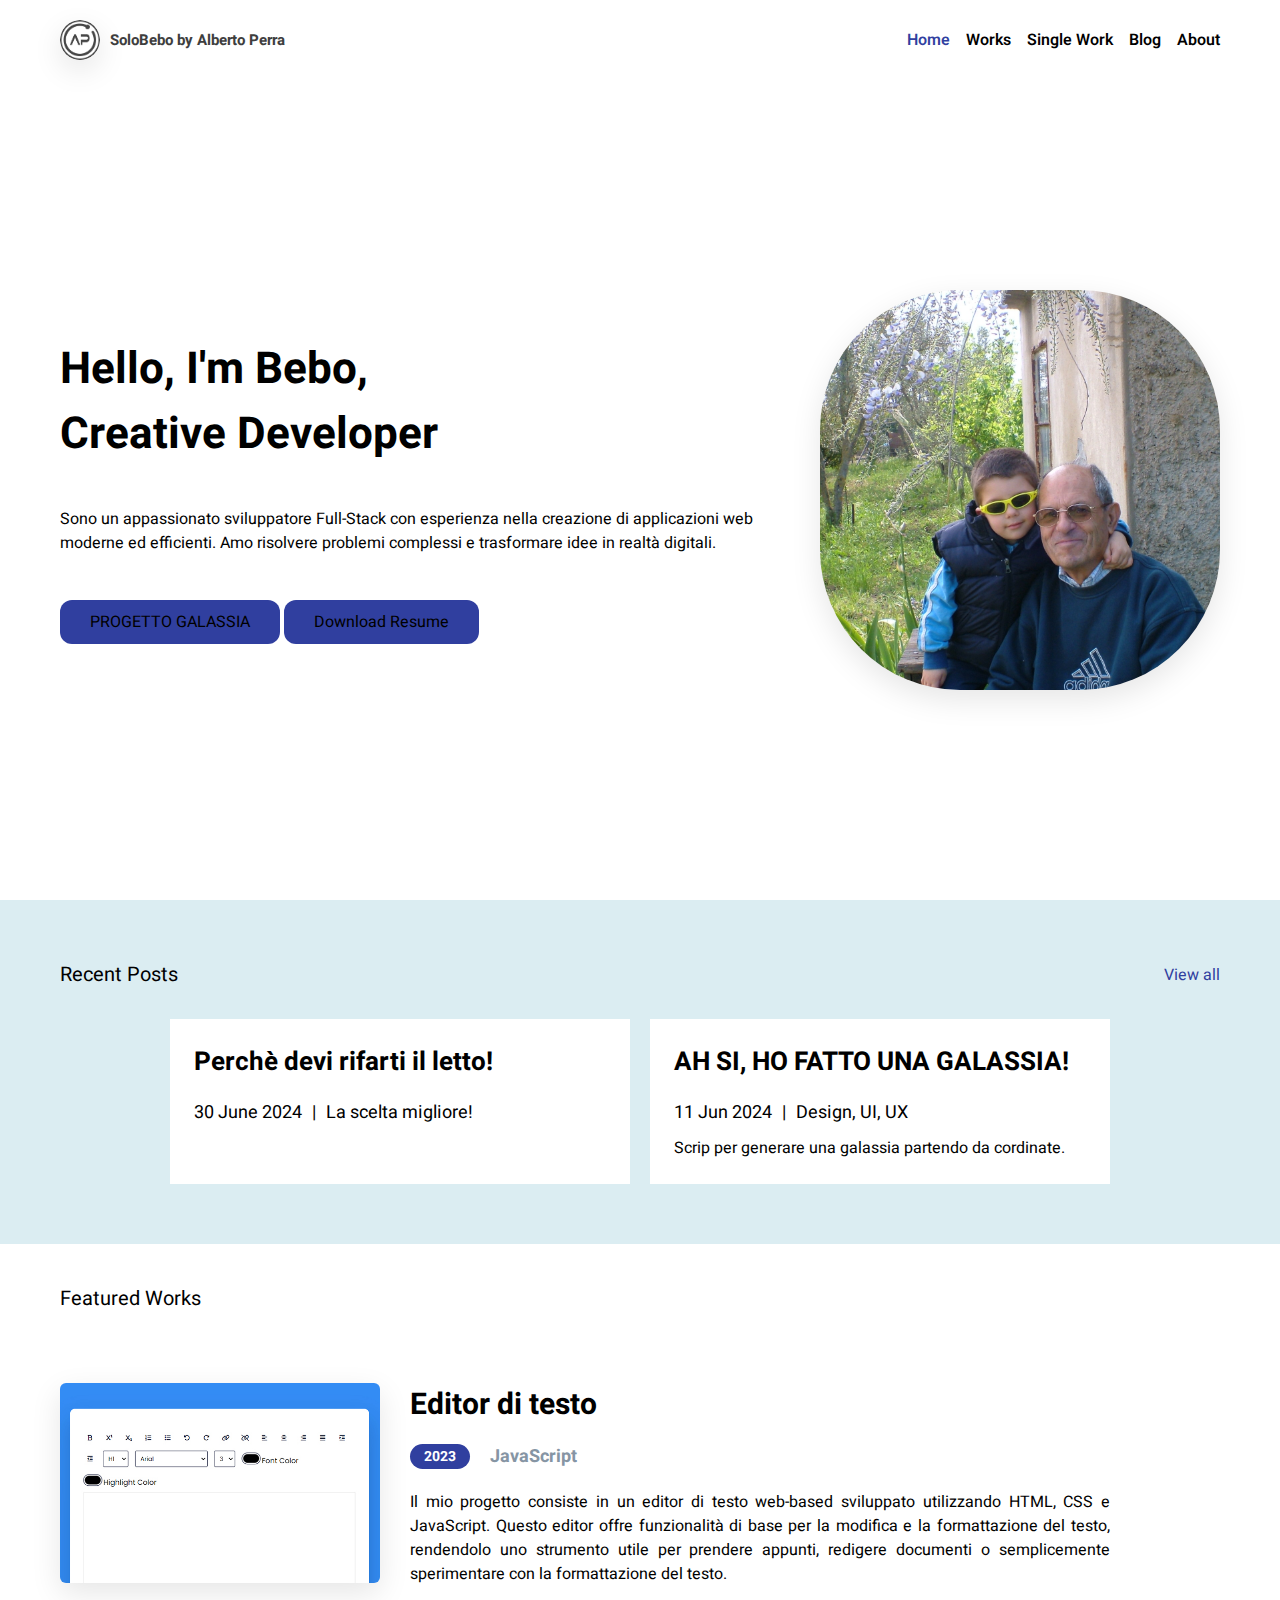
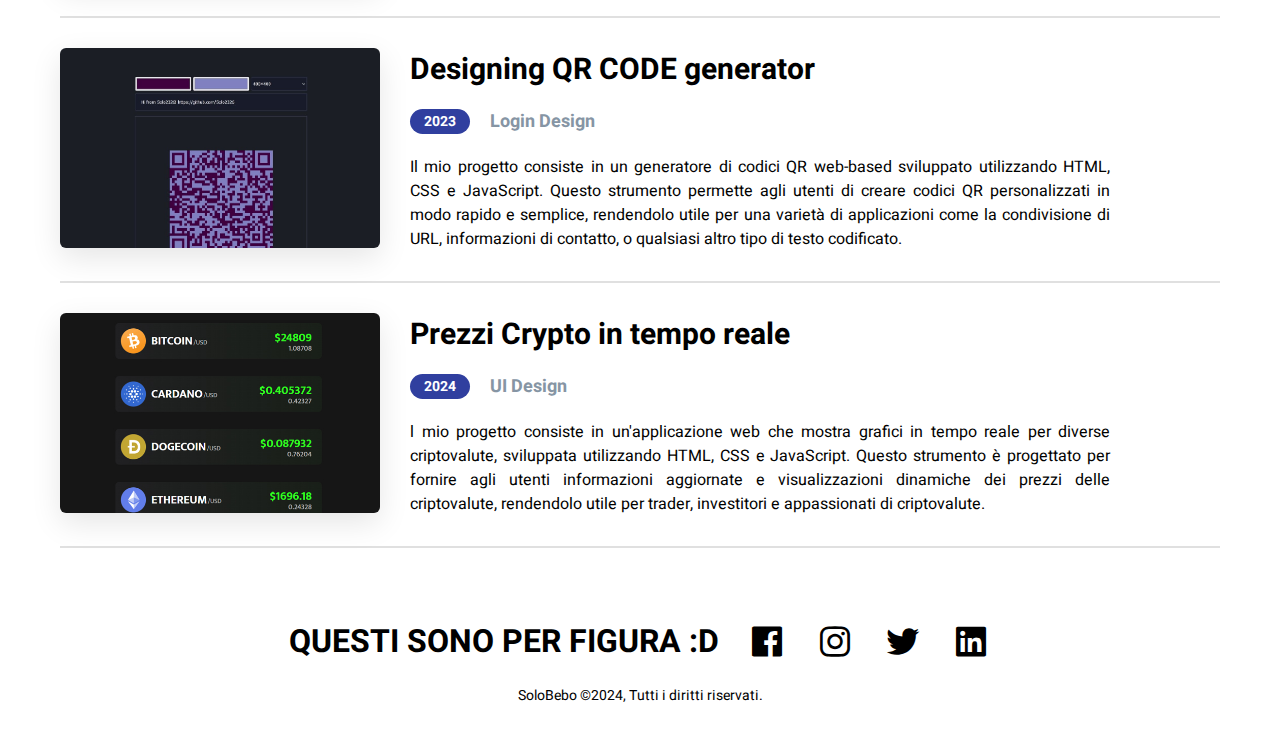
<file: index.html>
<!DOCTYPE html>
<html lang="en">

<head>
    <meta charset="UTF-8">
    <meta name="viewport" content="width=device-width, initial-scale=1.0">
    <link href='https://unpkg.com/boxicons@2.1.4/css/boxicons.min.css' rel='stylesheet'>
    <link rel="stylesheet" href="style.css">
    <title>SoloSito || SoloBebo</title>
</head>

<body>

    <nav>
        <div class="logo">
            <img src="assets/logo.png">
            <a href="#">SoloBebo by Alberto Perra</a>
        </div>
        <div class="nav-links">
            <a class="selected" href="index.html">Home</a>
            <a href="works.html">Works</a>
            <a href="single-work.html">Single Work</a>
            <a href="blog.html">Blog</a>
            <a href="about.html">About</a>
        </div>
    </nav>

    <div class="main">
        <div class="info">
            <h1>Hello, I'm Bebo, <br>Creative Developer</h1>
            <p>Sono un appassionato sviluppatore Full-Stack con esperienza nella creazione di applicazioni web moderne ed efficienti. Amo risolvere problemi complessi e trasformare idee in realtà digitali. </p>
            <button>
                <a href="https://solobebo-galaxy.vercel.app">PROGETTO GALASSIA</a>
            </button>
            <button>
                <a href="assets/EUROAlbertoPerra.pdf" download>Download Resume</a>
            </button>
        </div>
        <img src="assets/profile-1.png">
    </div>

    <div class="recent">
        <div class="header">
            <h4>Recent Posts</h4>
            <a href="blog.html">View all</a>
        </div>
        <div class="posts">
            <div class="post-item">
                <h3>Perchè devi rifarti il letto!</h3>
                <div class="info">
                    <h5>30 June 2024</h5>
                    <h5>|</h5>
                    <h5>La scelta migliore!</h5>
                </div>
                <p></p>
            </div>
            <div class="post-item">
                <h3>AH SI, HO FATTO UNA GALASSIA!</h3>
                <div class="info">
                    <h5>11 Jun 2024</h5>
                    <h5>|</h5>
                    <h5>Design, UI, UX</h5>
                </div>
                <p>Scrip per generare una galassia partendo da cordinate.</p>
            </div>
        </div>
    </div>

    <div class="separator">
        <h4>Featured Works</h4>
    </div>

    <div class="featured">
        <div class="item">
            <img src="assets/item-1.jpg">
            <div class="details">
                <h3>Editor di testo</h3>
                <div class="item-info">
                    <div class="year-badge">2023</div>
                    <h4>JavaScript</h4>
                </div>
                <p>Il mio progetto consiste in un editor di testo web-based sviluppato utilizzando HTML, CSS e JavaScript. Questo editor offre funzionalità di base per la modifica e la formattazione del testo, rendendolo uno strumento utile per prendere appunti, redigere documenti o semplicemente sperimentare con la formattazione del testo.</p>
            </div>
        </div>
        <div class="item">
            <img src="assets/item-2.jpg">
            <div class="details">
                <h3>Designing QR CODE generator</h3>
                <div class="item-info">
                    <div class="year-badge">2023</div>
                    <h4>Login Design</h4>
                </div>
                <p>Il mio progetto consiste in un generatore di codici QR web-based sviluppato utilizzando HTML, CSS e JavaScript. Questo strumento permette agli utenti di creare codici QR personalizzati in modo rapido e semplice, rendendolo utile per una varietà di applicazioni come la condivisione di URL, informazioni di contatto, o qualsiasi altro tipo di testo codificato.</p>
            </div>
        </div>
        <div class="item">
            <img src="assets/item-3.jpg">
            <div class="details">
                <h3>Prezzi Crypto in tempo reale</h3>
                <div class="item-info">
                    <div class="year-badge">2024</div>
                    <h4>UI Design</h4>
                </div>
                <p>l mio progetto consiste in un'applicazione web che mostra grafici in tempo reale per diverse criptovalute, sviluppata utilizzando HTML, CSS e JavaScript. Questo strumento è progettato per fornire agli utenti informazioni aggiornate e visualizzazioni dinamiche dei prezzi delle criptovalute, rendendolo utile per trader, investitori e appassionati di criptovalute.</p>
            </div>
        </div>
    </div>

    <footer>
        <div class="socials">
            <h1>QUESTI SONO PER FIGURA :D </h1>
            <i class='bx bxl-facebook-square'></i>
            <i class='bx bxl-instagram'></i>
            <i class='bx bxl-twitter'></i>
            <i class='bx bxl-linkedin-square'></i>
        </div>
        <p>SoloBebo ©2024, Tutti i diritti riservati.</p>
    </footer>

</body>

</html>
</file>
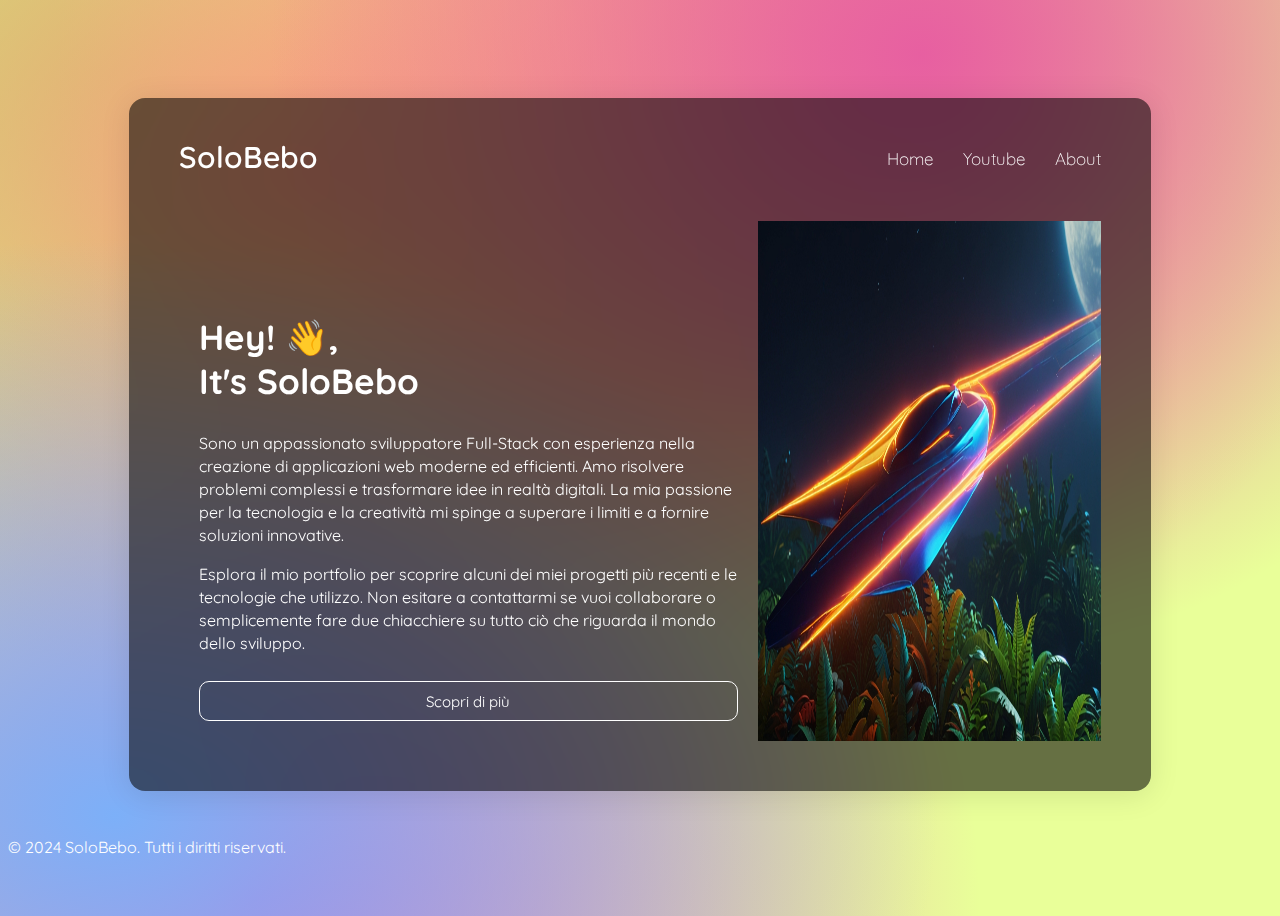
<file: about.html>
<!DOCTYPE html>
<html lang="it">

<head>
    <meta charset="UTF-8">
    <meta name="viewport" content="width=device-width, initial-scale=1.0">
    <link rel="stylesheet" href="stile.css">
    <title>Solo PortFolio || SoloBebo</title>
</head>

<body>

    <div class="container">
        <div class="glass-container">
            <nav class="navbar">
                <div class="logo"><a href="#">SoloBebo</a></div>
                <ul class="nav-links">
                    <li class="nav-link"><a href="#">Home</a></li>
                    <li class="nav-link"><a href="#">Youtube</a></li>
                    <li class="nav-link"><a href="#">About</a></li>
                </ul>
            </nav>
            <div class="content">
                <div class="main">
                    <h2>Hey! 👋,<br>It's SoloBebo</h2>
                    <p>
                        Sono un appassionato sviluppatore Full-Stack con esperienza nella creazione di applicazioni web moderne ed efficienti. Amo risolvere problemi complessi e trasformare idee in realtà digitali. La mia passione per la tecnologia e la creatività mi spinge a superare i limiti e a fornire soluzioni innovative.
                    </p>
                    <p>
                        Esplora il mio portfolio per scoprire alcuni dei miei progetti più recenti e le tecnologie che utilizzo. Non esitare a contattarmi se vuoi collaborare o semplicemente fare due chiacchiere su tutto ciò che riguarda il mondo dello sviluppo.
                    </p>
                    <button>
                        <a href="https://astronave.vercel.app/">Scopri di più</a>
                    </button>                    
                </div>
                <div class="image-wrapper">
                    <img src="assets/slingshot.jpg" alt="Immagine di SoloBebo">
                </div>
            </div>
        </div>
    </div>
</body>
    <footer>
        <p>&copy; 2024 SoloBebo. Tutti i diritti riservati.</p>
    </footer>



</html>
</file>
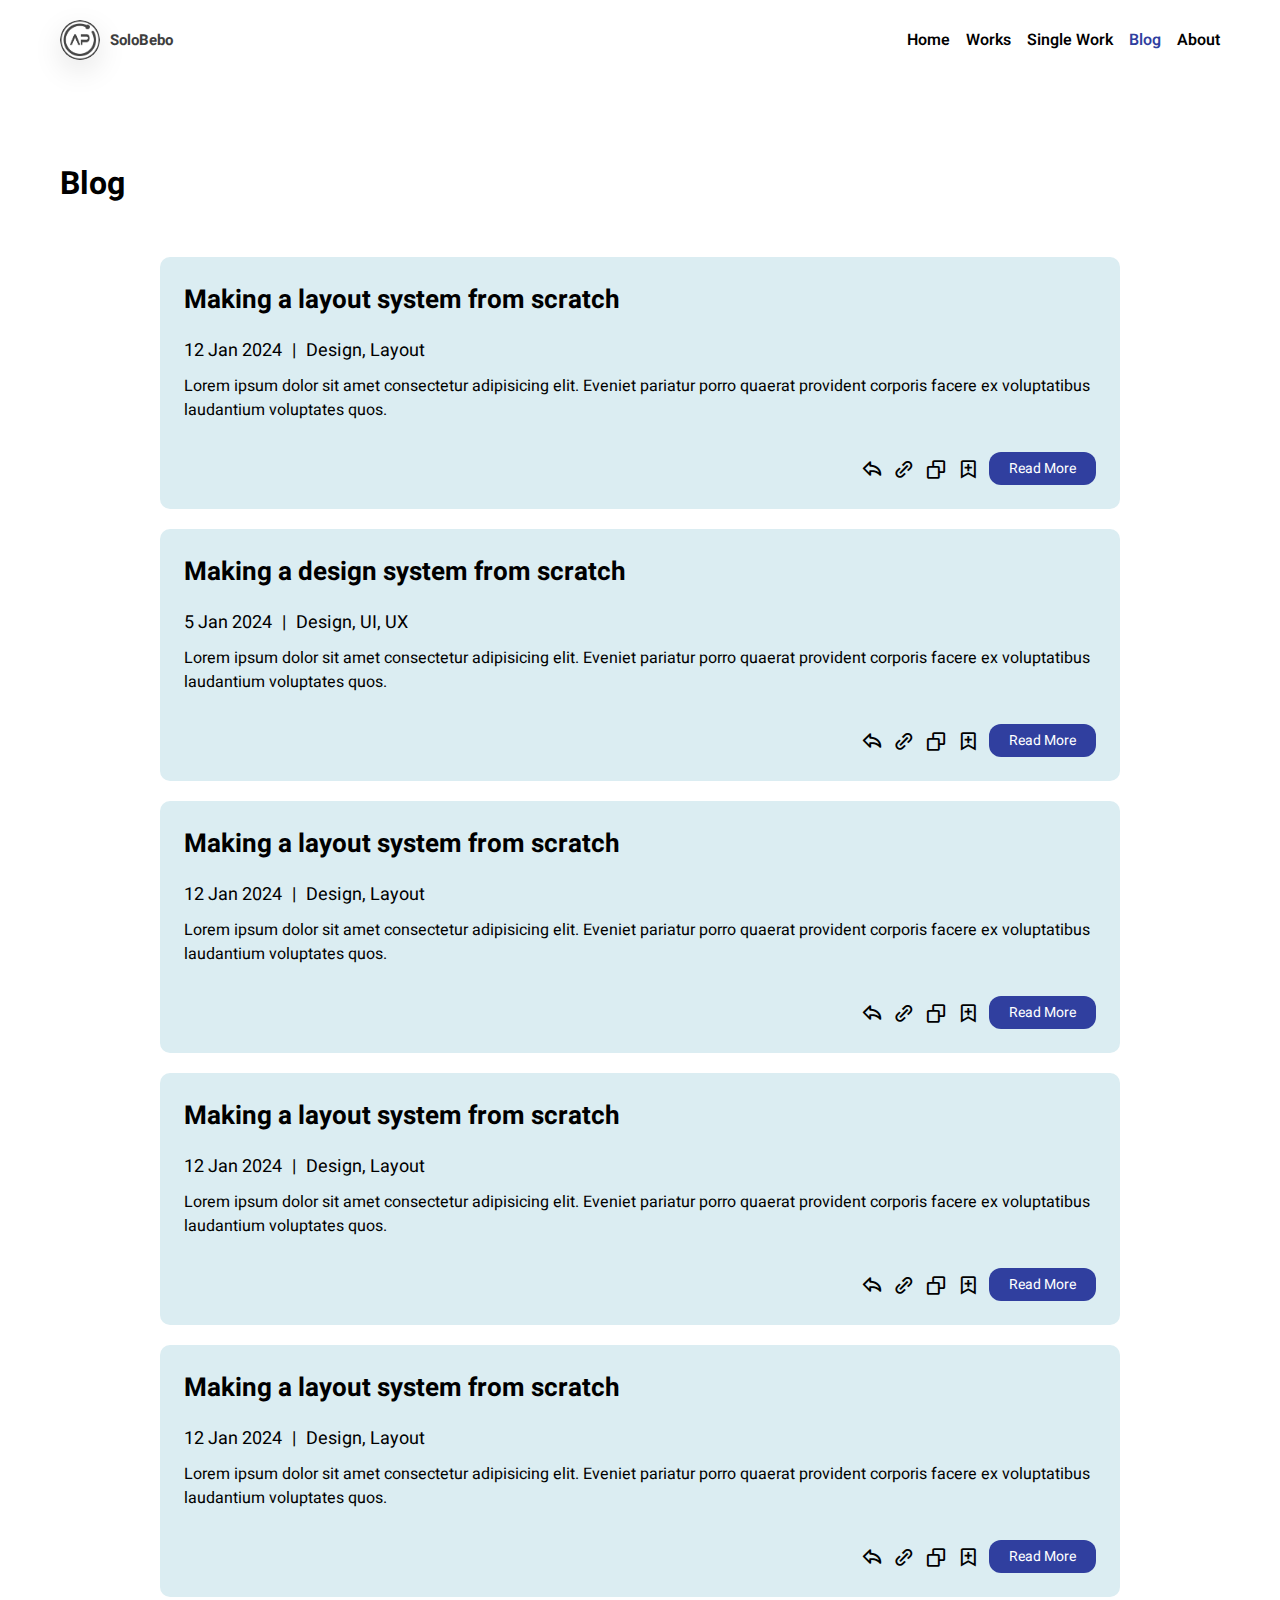
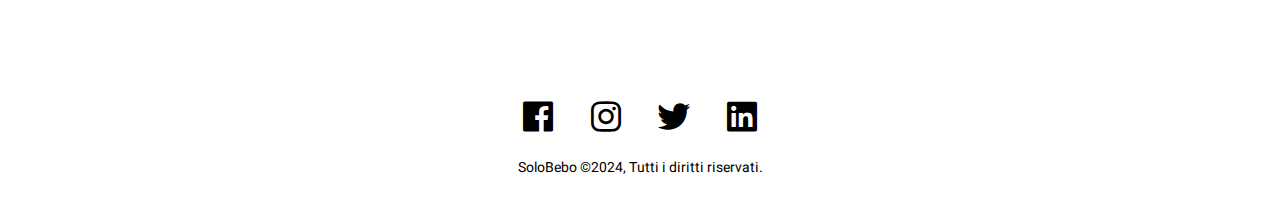
<file: blog.html>
<!DOCTYPE html>
<html lang="en">

<head>
    <meta charset="UTF-8">
    <meta name="viewport" content="width=device-width, initial-scale=1.0">
    <link href='https://unpkg.com/boxicons@2.1.4/css/boxicons.min.css' rel='stylesheet'>
    <link rel="stylesheet" href="style.css">
    <title>Blog Page || SoloBebo</title>
</head>

<body>

    <nav>
        <div class="logo">
            <img src="assets/logo.png">
            <a href="#">SoloBebo</a>
        </div>
        <div class="nav-links">
            <a href="index.html">Home</a>
            <a href="works.html">Works</a>
            <a href="single-work.html">Single Work</a>
            <a class="selected" href="blog.html">Blog</a>
            <a href="about.html">About</a>
        </div>
    </nav>


    <h1 class="page-title">Blog</h1>

    <div class="content">
        <div class="post-list">
            <div class="post-item">
                <h3>Making a layout system from scratch</h3>
                <div class="info">
                    <h5>12 Jan 2024</h5>
                    <h5>|</h5>
                    <h5>Design, Layout</h5>
                </div>
                <p>Lorem ipsum dolor sit amet consectetur adipisicing elit. Eveniet pariatur porro quaerat provident
                    corporis facere ex voluptatibus laudantium voluptates quos.</p>

                <div class="buttons">
                    <i class='bx bx-share'></i>
                    <i class='bx bx-link-alt'></i>
                    <i class='bx bx-copy'></i>
                    <i class='bx bx-bookmark-plus'></i>
                    <button>Read More</button>
                </div>

            </div>
            <div class="post-item">
                <h3>Making a design system from scratch</h3>
                <div class="info">
                    <h5>5 Jan 2024</h5>
                    <h5>|</h5>
                    <h5>Design, UI, UX</h5>
                </div>
                <p>Lorem ipsum dolor sit amet consectetur adipisicing elit. Eveniet pariatur porro quaerat provident
                    corporis facere ex voluptatibus laudantium voluptates quos.</p>
                <div class="buttons">
                    <i class='bx bx-share'></i>
                    <i class='bx bx-link-alt'></i>
                    <i class='bx bx-copy'></i>
                    <i class='bx bx-bookmark-plus'></i>
                    <button>Read More</button>
                </div>
            </div>

            <div class="post-item">
                <h3>Making a layout system from scratch</h3>
                <div class="info">
                    <h5>12 Jan 2024</h5>
                    <h5>|</h5>
                    <h5>Design, Layout</h5>
                </div>
                <p>Lorem ipsum dolor sit amet consectetur adipisicing elit. Eveniet pariatur porro quaerat provident
                    corporis facere ex voluptatibus laudantium voluptates quos.</p>
                <div class="buttons">
                    <i class='bx bx-share'></i>
                    <i class='bx bx-link-alt'></i>
                    <i class='bx bx-copy'></i>
                    <i class='bx bx-bookmark-plus'></i>
                    <button>Read More</button>
                </div>
            </div>

            <div class="post-item">
                <h3>Making a layout system from scratch</h3>
                <div class="info">
                    <h5>12 Jan 2024</h5>
                    <h5>|</h5>
                    <h5>Design, Layout</h5>
                </div>
                <p>Lorem ipsum dolor sit amet consectetur adipisicing elit. Eveniet pariatur porro quaerat provident
                    corporis facere ex voluptatibus laudantium voluptates quos.</p>
                <div class="buttons">
                    <i class='bx bx-share'></i>
                    <i class='bx bx-link-alt'></i>
                    <i class='bx bx-copy'></i>
                    <i class='bx bx-bookmark-plus'></i>
                    <button>Read More</button>
                </div>
            </div>

            <div class="post-item">
                <h3>Making a layout system from scratch</h3>
                <div class="info">
                    <h5>12 Jan 2024</h5>
                    <h5>|</h5>
                    <h5>Design, Layout</h5>
                </div>
                <p>Lorem ipsum dolor sit amet consectetur adipisicing elit. Eveniet pariatur porro quaerat provident
                    corporis facere ex voluptatibus laudantium voluptates quos.</p>
                <div class="buttons">
                    <i class='bx bx-share'></i>
                    <i class='bx bx-link-alt'></i>
                    <i class='bx bx-copy'></i>
                    <i class='bx bx-bookmark-plus'></i>
                    <button>Read More</button>
                </div>
            </div>

        </div>
    </div>


    <footer>
        <div class="socials">
            <i class='bx bxl-facebook-square'></i>
            <i class='bx bxl-instagram'></i>
            <i class='bx bxl-twitter'></i>
            <i class='bx bxl-linkedin-square'></i>
        </div>
        <p>SoloBebo ©2024, Tutti i diritti riservati.</p>
    </footer>


</body>

</html>
</file>
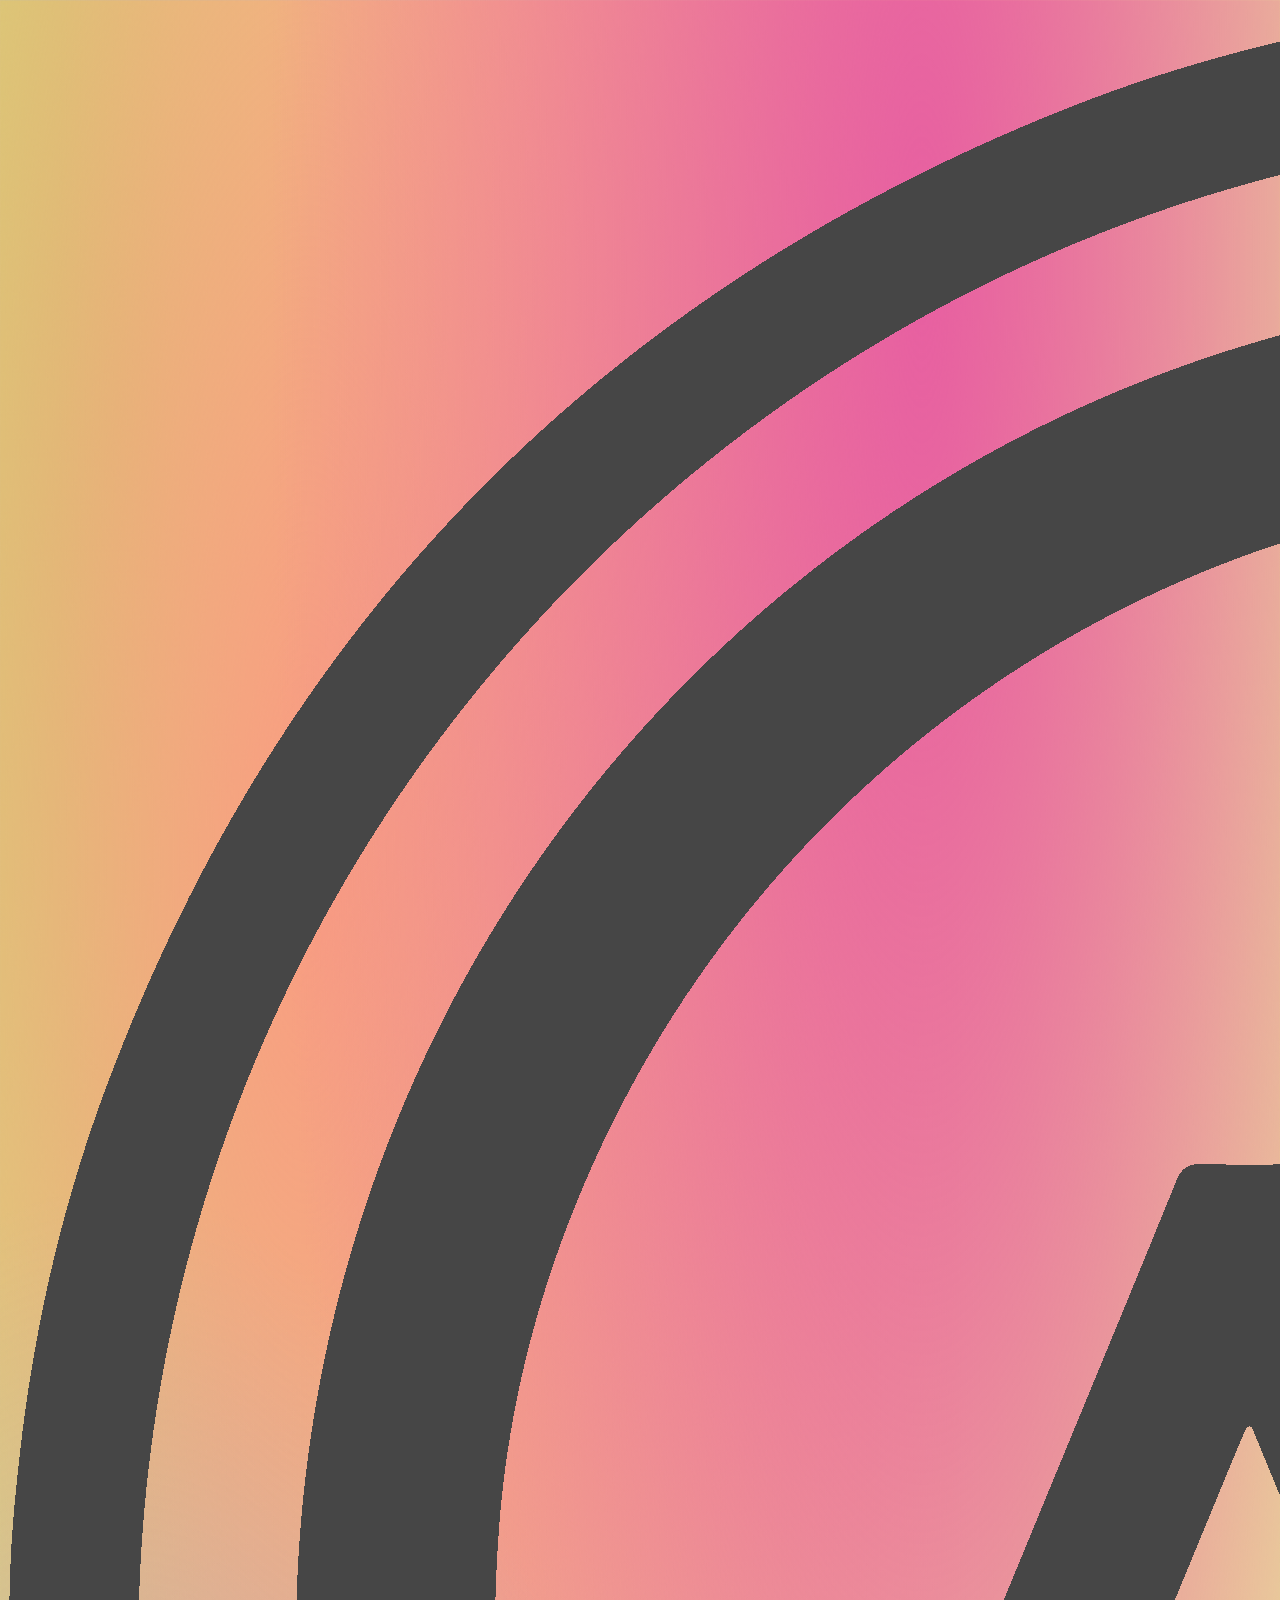
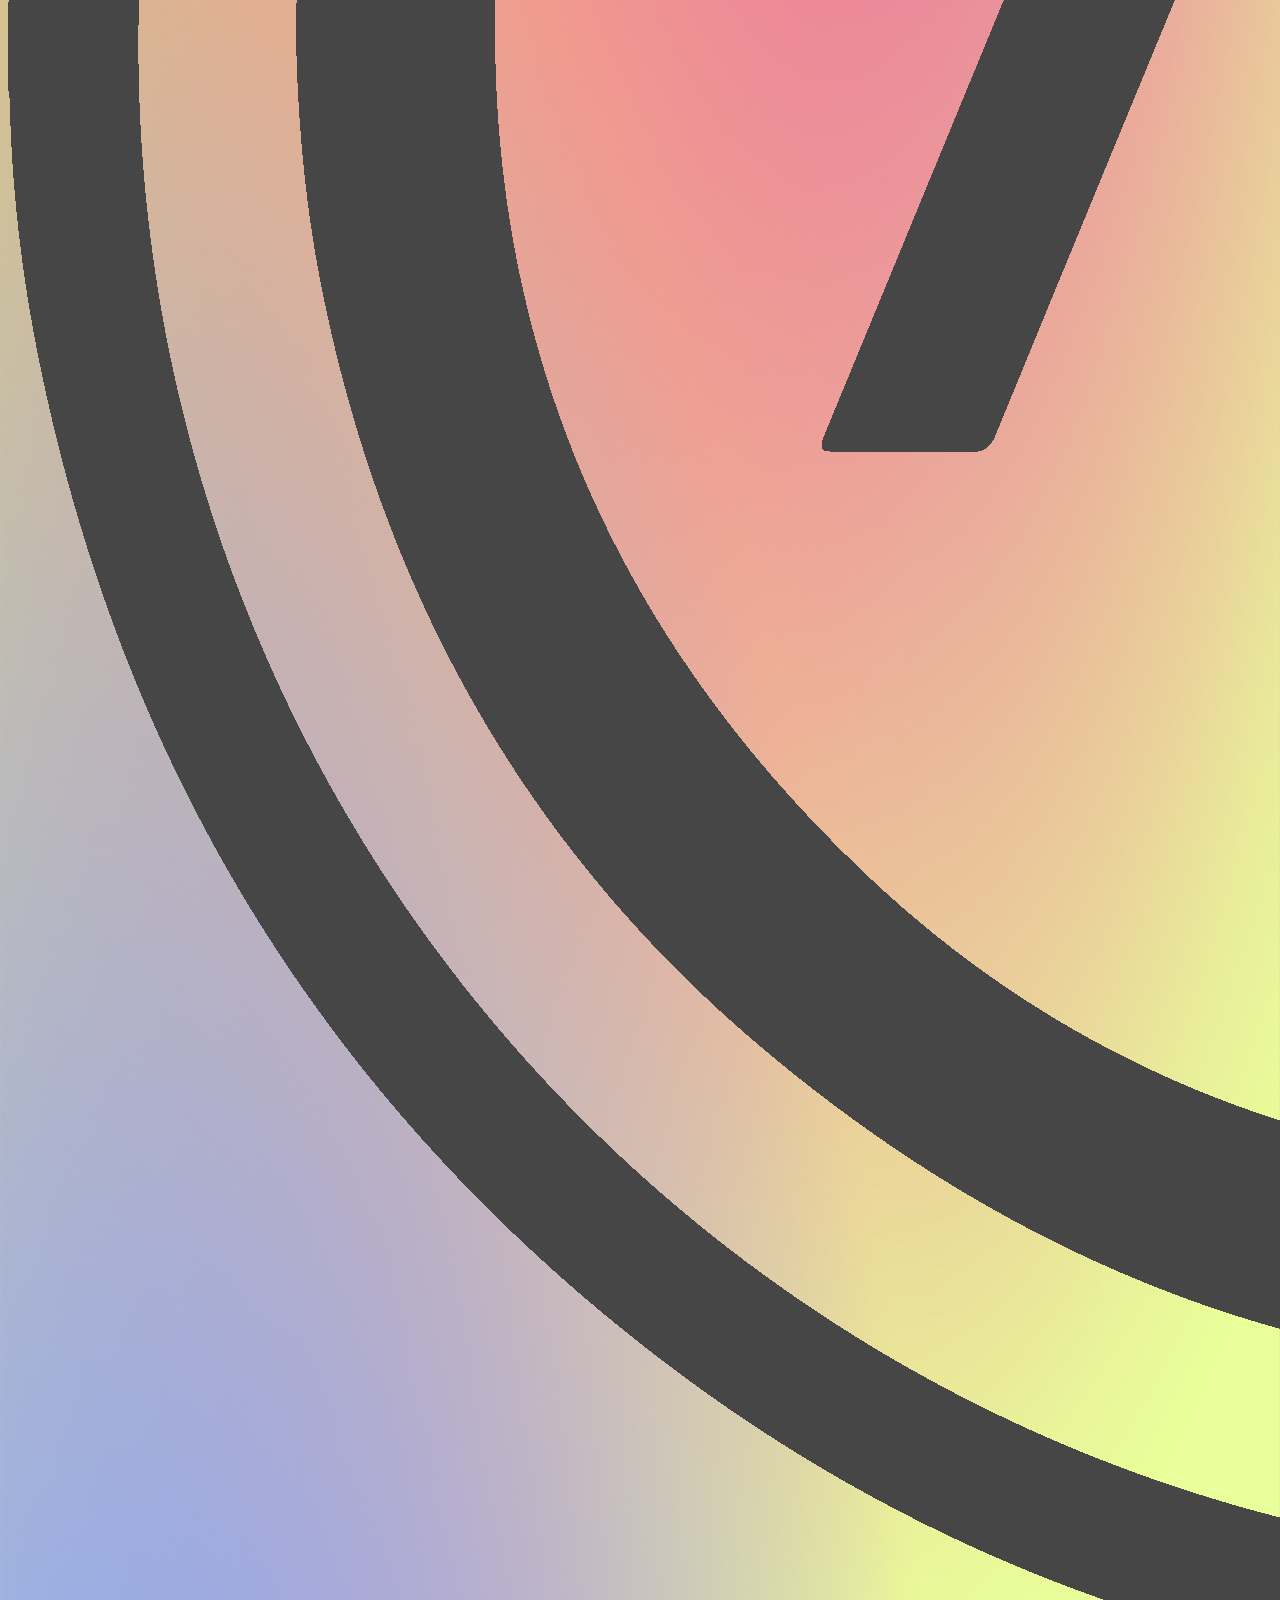
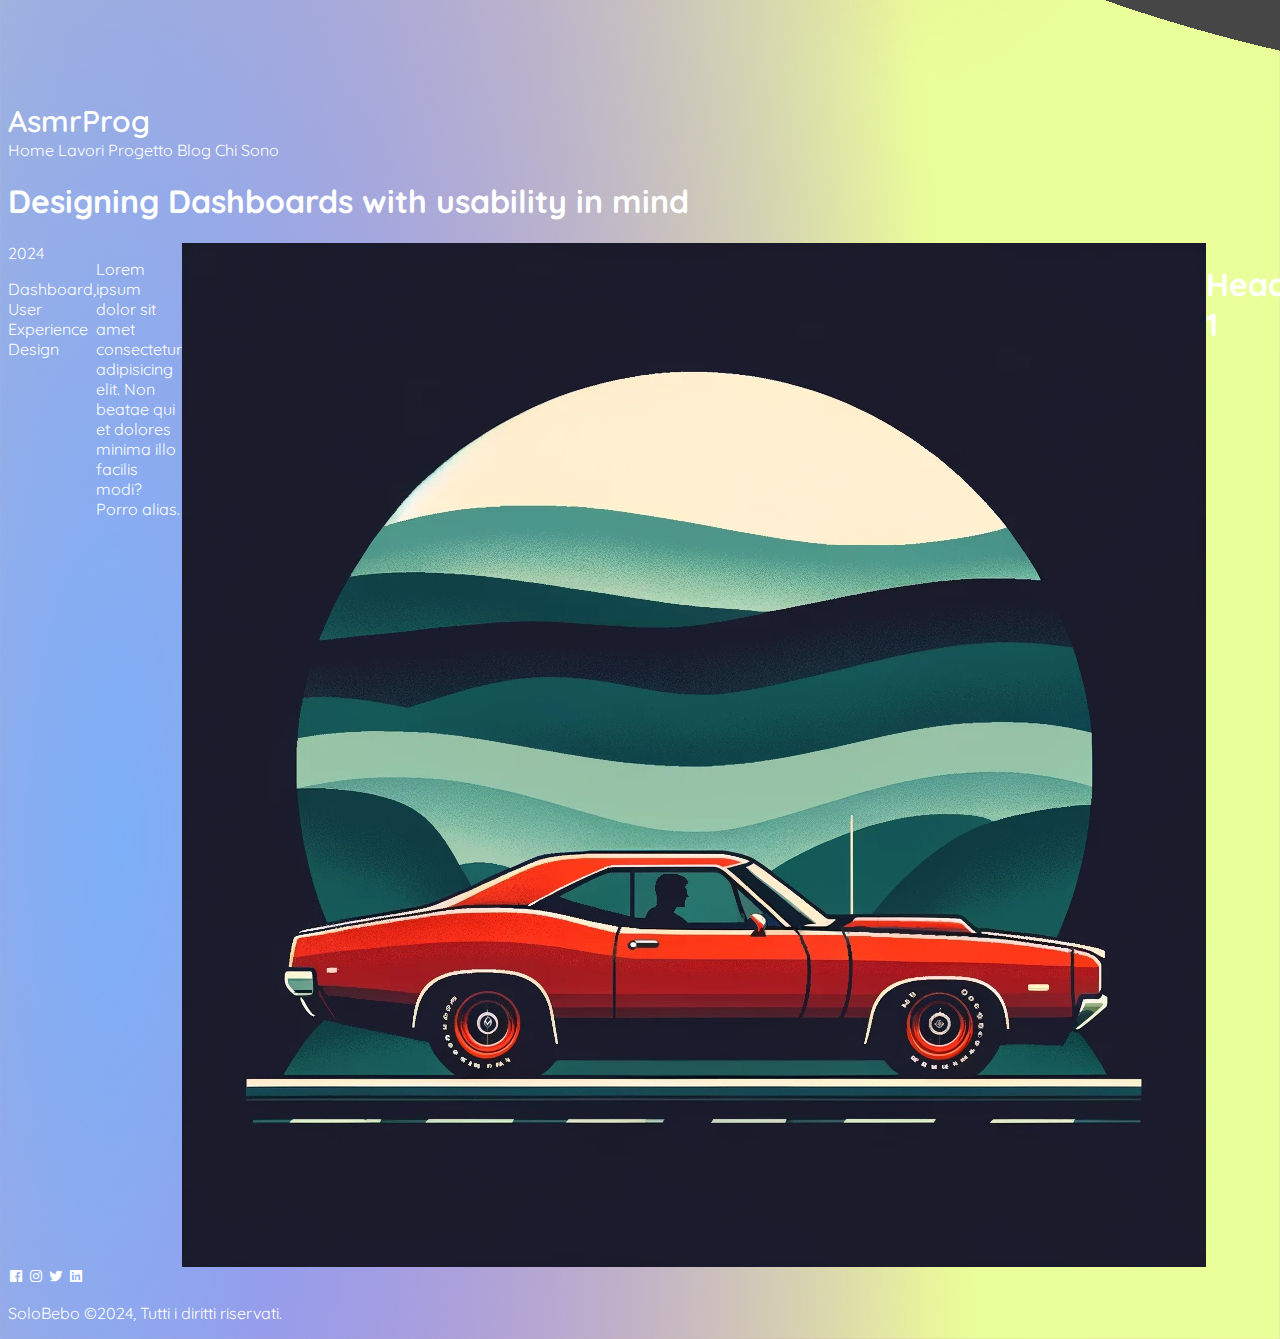
<file: progetto.html>
<!DOCTYPE html>
<html lang="it">

<head>
    <meta charset="UTF-8">
    <meta name="viewport" content="width=device-width, initial-scale=1.0">
    <link href='https://unpkg.com/boxicons@2.1.4/css/boxicons.min.css' rel='stylesheet'>
    <link rel="stylesheet" href="stile.css">
    <title>Progetto</title>
</head>

<body>

    <nav>
        <div class="logo">
            <img src="assets/logo.png">
            <a href="#">AsmrProg</a>
        </div>
        <div class="nav-links">
            <a href="index.html">Home</a>
            <a href="works.html">Lavori</a>
            <a class="selected" href="progetto.html">Progetto</a>
            <a href="blog.html">Blog</a>
            <a href="chisono.html">Chi Sono</a>
        </div>
    </nav>

    <h1 class="page-title">Designing Dashboards with usability in mind</h1>


    <div class="content">
        <div class="work-info">
            <div class="year-badge">2024</div>
            <div class="category">
                <p>Dashboard, User Experience Design</p>
            </div>
        </div>

        <p>Lorem ipsum dolor sit amet consectetur adipisicing elit. Non beatae qui et dolores minima illo facilis modi?
            Porro alias.</p>

        <img src="assets/single-post-1.png">

        <h1>Heading 1</h1>
        <h2>Heading 2</h2>
        <h3>Heading 3</h3>

        <p>Lorem ipsum dolor sit amet consectetur, adipisicing elit. Aliquid, ad, modi soluta consectetur ipsam in
            molestias saepe totam unde incidunt adipisci laboriosam cum quis impedit vel eaque, harum ratione minus.
            Lorem ipsum dolor sit amet consectetur adipisicing elit. Sint quae incidunt accusamus dolorem voluptate
            obcaecati enim maiores, minus magnam illum facilis, quibusdam qui. Quaerat modi magni sed. Eius, ea magni!
        </p>

        <img src="assets/single-post-2.png">

    </div>


    <footer>
        <div class="socials">
            <i class='bx bxl-facebook-square'></i>
            <i class='bx bxl-instagram'></i>
            <i class='bx bxl-twitter'></i>
            <i class='bx bxl-linkedin-square'></i>

        </div>
        <p>SoloBebo ©2024, Tutti i diritti riservati.</p>
    </footer>


</body>

</html>
</file>
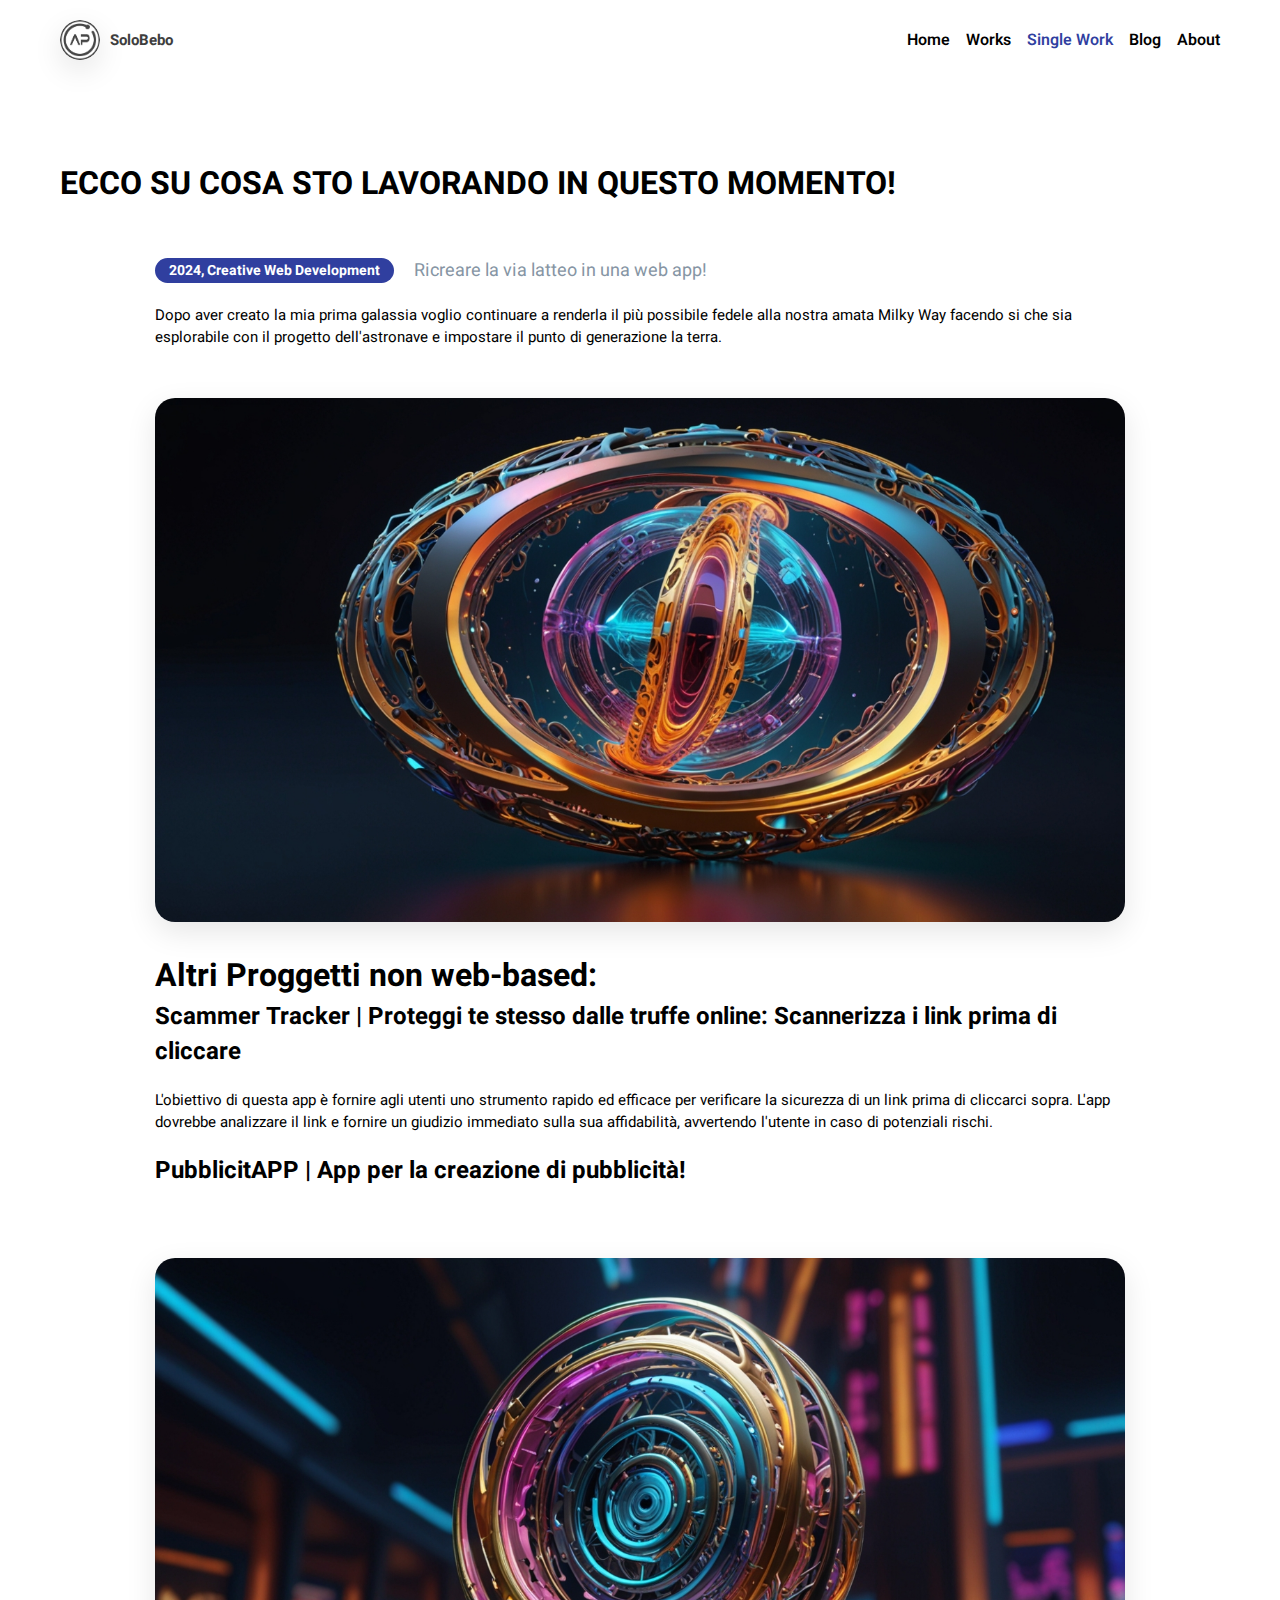
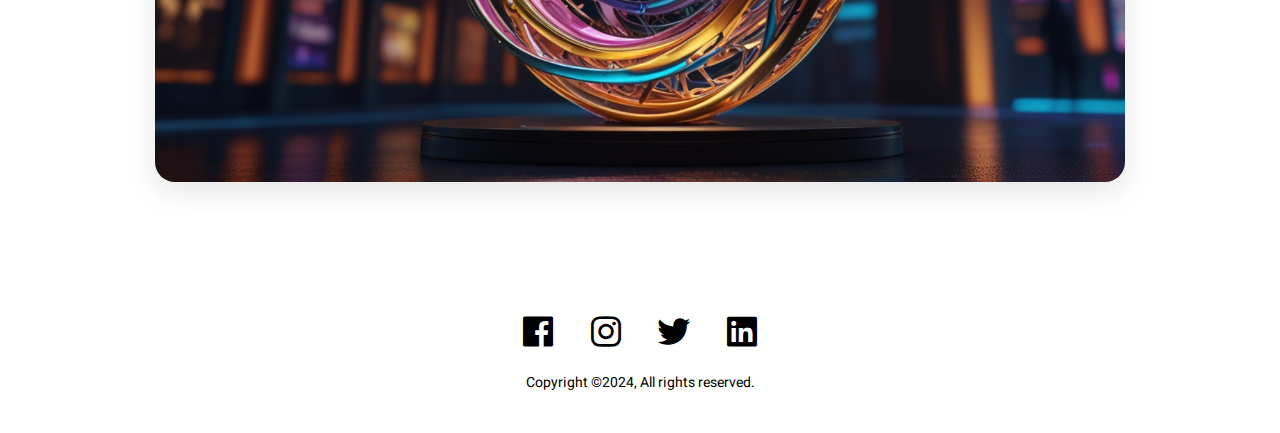
<file: single-work.html>
<!DOCTYPE html>
<html lang="en">

<head>
    <meta charset="UTF-8">
    <meta name="viewport" content="width=device-width, initial-scale=1.0">
    <link href='https://unpkg.com/boxicons@2.1.4/css/boxicons.min.css' rel='stylesheet'>
    <link rel="stylesheet" href="style.css">
    <title>Single Work Page | SoloBebo</title>
</head>

<body>

    <nav>
        <div class="logo">
            <img src="assets/logo.png">
            <a href="#">SoloBebo</a>
        </div>
        <div class="nav-links">
            <a href="index.html">Home</a>
            <a href="works.html">Works</a>
            <a class="selected" href="single-work.html">Single Work</a>
            <a href="blog.html">Blog</a>
            <a href="about.html">About</a>
        </div>
    </nav>

    <h1 class="page-title">ECCO SU COSA STO LAVORANDO IN QUESTO MOMENTO!</h1>


    <div class="content">
        <div class="work-info">
            <div class="year-badge">2024, Creative Web Development</div>
            <div class="category">
                <p>Ricreare la via latteo in una web app!</p>
            </div>
        </div>

        <p>Dopo aver creato la mia prima galassia voglio continuare a renderla il più possibile fedele alla nostra amata Milky Way facendo si che sia esplorabile con il progetto dell'astronave e impostare il punto di generazione la terra.</p>

        <img src="assets/coso.jpg">

        <h1>Altri Proggetti non web-based:</h1>
        <h2>Scammer Tracker | Proteggi te stesso dalle truffe online: Scannerizza i link prima di cliccare</h2>
        <p>L'obiettivo di questa app è fornire agli utenti uno strumento rapido ed efficace per verificare la sicurezza di un link prima di cliccarci sopra. L'app dovrebbe analizzare il link e fornire un giudizio immediato sulla sua affidabilità, avvertendo l'utente in caso di potenziali rischi.</p>
        <h2>PubblicitAPP | App per la creazione di pubblicità!</h2>
        <p>
        </p>

        <img src="assets/coso2.jpg">

    </div>


    <footer>
        <div class="socials">
            <i class='bx bxl-facebook-square'></i>
            <i class='bx bxl-instagram'></i>
            <i class='bx bxl-twitter'></i>
            <i class='bx bxl-linkedin-square'></i>
        </div>
        <p>Copyright ©2024, All rights reserved.</p>
    </footer>


</body>

</html>
</file>
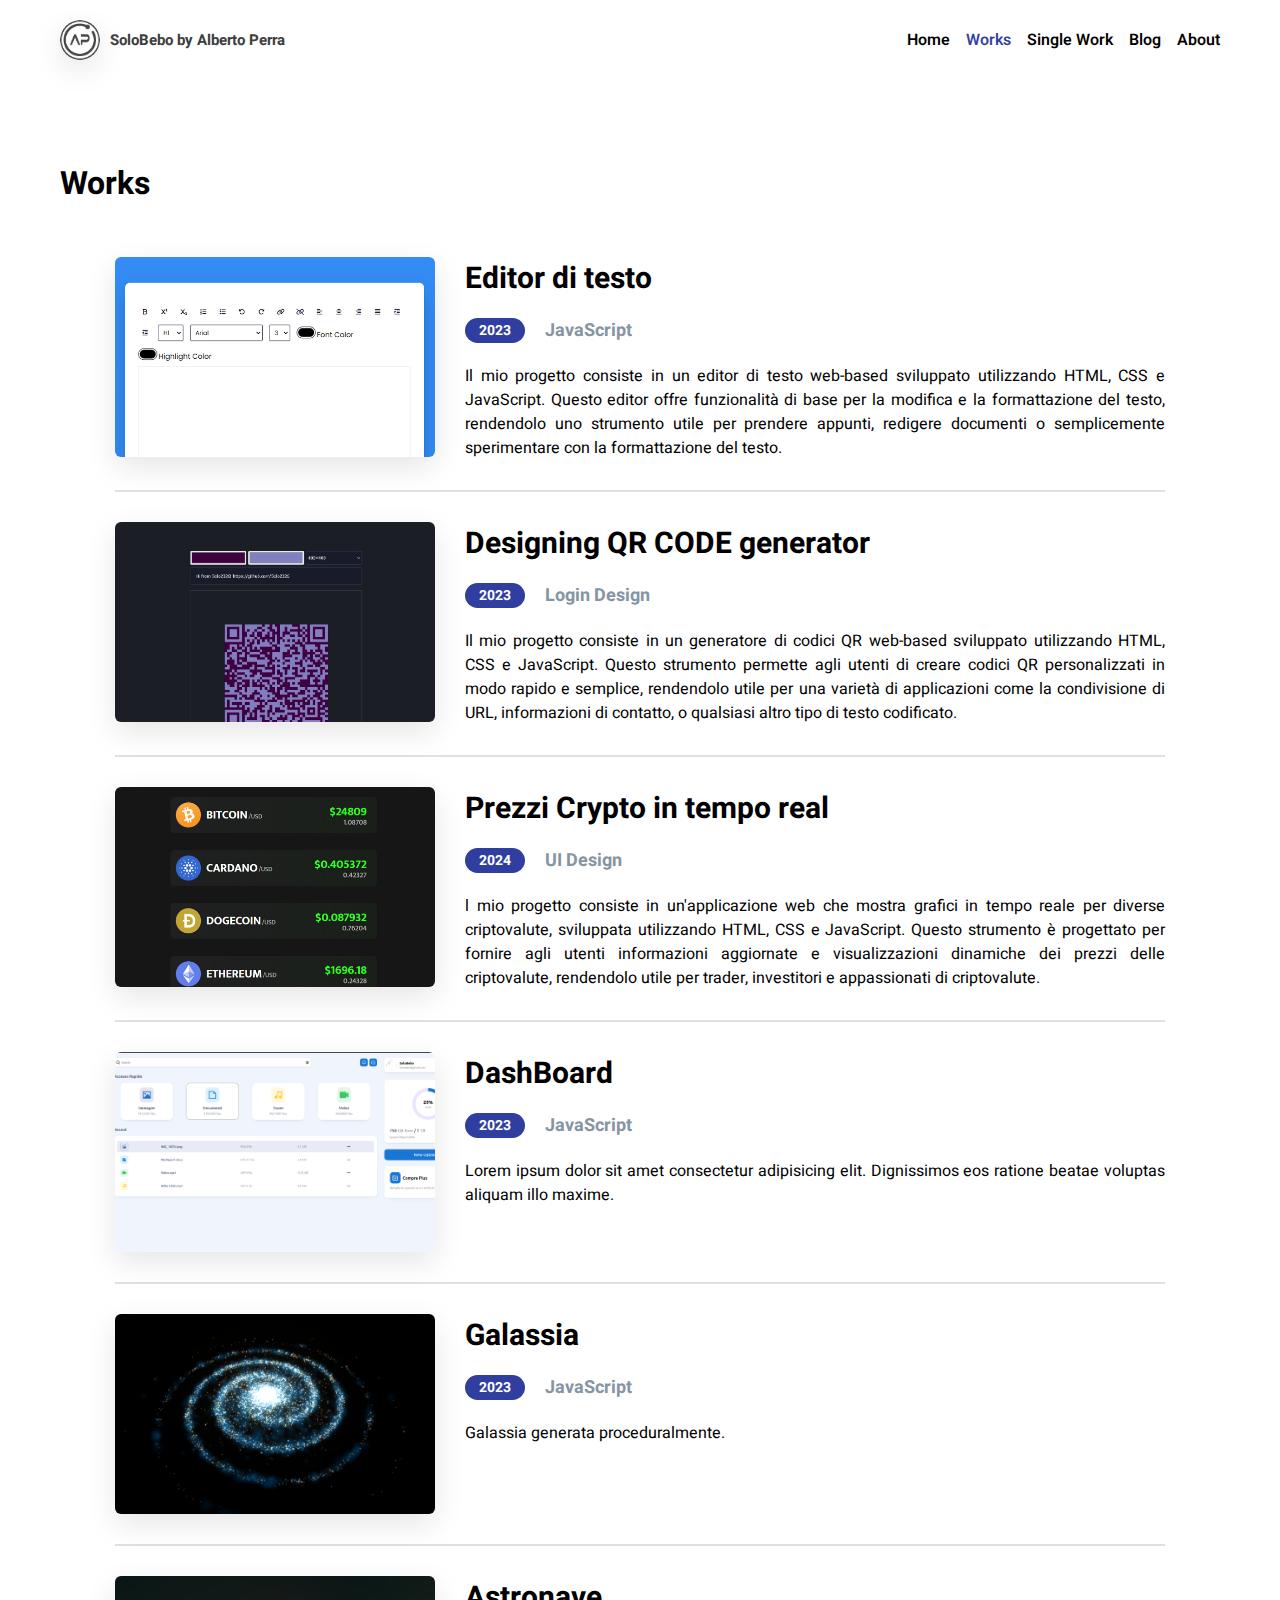
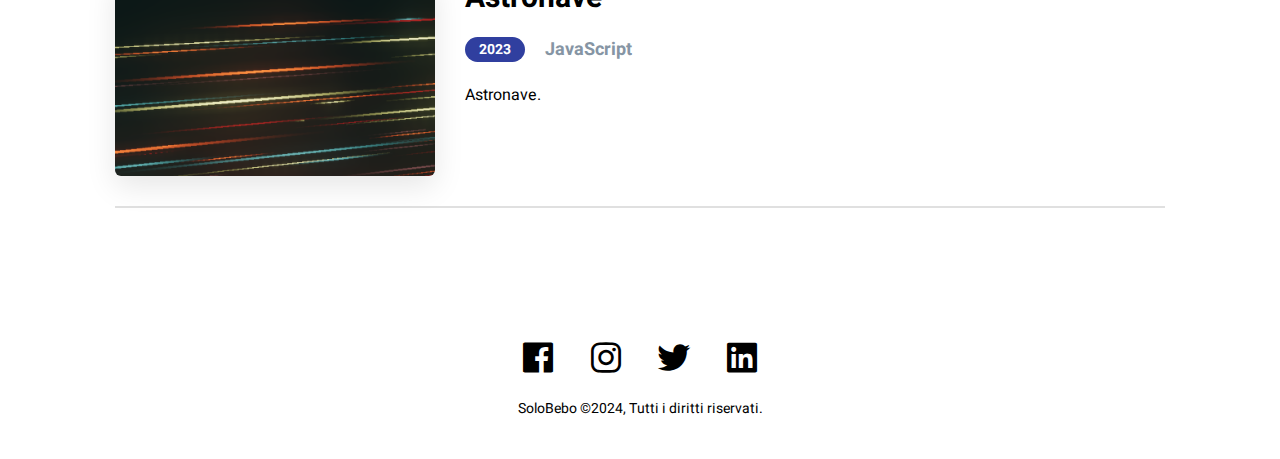
<file: works.html>
<!DOCTYPE html>
<html lang="it">

<head>
    <meta charset="UTF-8">
    <meta name="viewport" content="width=device-width, initial-scale=1.0">
    <link href='https://unpkg.com/boxicons@2.1.4/css/boxicons.min.css' rel='stylesheet'>
    <link rel="stylesheet" href="style.css">
    <title>SoloSito || SoloBebo<</title>
</head>

<body>

    <nav>
        <div class="logo">
            <img src="assets/logo.png">
            <a href="#">SoloBebo by Alberto Perra</a>
        </div>
        <div class="nav-links">
            <a href="index.html">Home</a>
            <a class="selected" href="works.html">Works</a>
            <a href="single-work.html">Single Work</a>
            <a href="blog.html">Blog</a>
            <a href="about.html">About</a>
        </div>
    </nav>

    <h1 class="page-title">Works</h1>

    <div class="content">
        <div class="works-list">
            <div class="item">
                <img src="assets/item-1.jpg">
                <div class="details">
                    <h3>Editor di testo</h3> 
                    <div class="item-info">
                        <div class="year-badge">2023</div>
                        <h4>JavaScript</h4>
                    </div>
                    <p>Il mio progetto consiste in un editor di testo web-based sviluppato utilizzando HTML, CSS e JavaScript. Questo editor offre funzionalità di base per la modifica e la formattazione del testo, rendendolo uno strumento utile per prendere appunti, redigere documenti o semplicemente sperimentare con la formattazione del testo.</p>
                </div>
            </div>
            <div class="item">
                <img src="assets/item-2.jpg">
                <div class="details">
                    <h3>Designing QR CODE generator</h3>
                    <div class="item-info">
                        <div class="year-badge">2023</div>
                        <h4>Login Design</h4>
                    </div>
                    <p>Il mio progetto consiste in un generatore di codici QR web-based sviluppato utilizzando HTML, CSS e JavaScript. Questo strumento permette agli utenti di creare codici QR personalizzati in modo rapido e semplice, rendendolo utile per una varietà di applicazioni come la condivisione di URL, informazioni di contatto, o qualsiasi altro tipo di testo codificato.</p>
                </div>
            </div>
            <div class="item">
                <img src="assets/item-3.jpg">
                <div class="details">
                    <h3>Prezzi Crypto in tempo real</h3>
                    <div class="item-info">
                        <div class="year-badge">2024</div>
                        <h4>UI Design</h4>
                    </div>
                    <p>l mio progetto consiste in un'applicazione web che mostra grafici in tempo reale per diverse criptovalute, sviluppata utilizzando HTML, CSS e JavaScript. Questo strumento è progettato per fornire agli utenti informazioni aggiornate e visualizzazioni dinamiche dei prezzi delle criptovalute, rendendolo utile per trader, investitori e appassionati di criptovalute.</p>
                </div>
            </div>
            <div class="item">
                <img src="assets/item-4.jpg">
                <div class="details">
                    <h3>DashBoard</h3>
                    <div class="item-info">
                        <div class="year-badge">2023</div>
                        <h4>JavaScript</h4>
                    </div>
                    <p>Lorem ipsum dolor sit amet consectetur adipisicing elit. Dignissimos eos ratione beatae voluptas
                        aliquam illo maxime.</p>
                </div>
            </div>
            <div class="item">
                <img src="assets/galaxy.png">
                <div class="details">
                    <h3>Galassia</h3>
                    <div class="item-info">
                        <div class="year-badge">2023</div>
                        <h4>JavaScript</h4>
                    </div>
                    <p>Galassia generata proceduralmente.</p>
                </div>
            </div>
            <div class="item">
                <img src="assets/item-5.jpg">
                <div class="details">
                    <h3>Astronave</h3>
                    <div class="item-info">
                        <div class="year-badge">2023</div>
                        <h4>JavaScript</h4>
                    </div>
                    <p>Astronave.</p>
                </div>
            </div>
        </div>
    </div>

    <footer>
        <div class="socials">
            <i class='bx bxl-facebook-square'></i>
            <i class='bx bxl-instagram'></i>
            <i class='bx bxl-twitter'></i>
            <i class='bx bxl-linkedin-square'></i>
        </div>
        <p>SoloBebo ©2024, Tutti i diritti riservati.</p>
    </footer>


</body>

</html>
</file>
<file: style.css>
@import url('https://fonts.googleapis.com/css2?family=Heebo:wght@300;400;500;600;700;800&display=swap');

*{
    margin: 0;
    padding: 0;
    box-sizing: border-box;
    font-family: 'Heebo', sans-serif;
}

a{
    text-decoration: none;
    color: #000;
}

img{
    object-fit: cover;
    object-position: top;
    box-shadow: 0 10px 30px rgba(0, 0, 0, 0.1);
}

nav{
    padding: 20px 148px;
    background-color: #fff;
    display: flex;
    align-items: center;
    justify-content: space-between;
    font-weight: 600;
}

nav .logo{
    display: flex;
    align-items: center;
    gap: 10px;
}

nav .logo img{
    width: 40px;
    height: 40px;
    border-radius: 50%;
}

nav .logo a{
    font-size: 15px;
    color: #3e3e3e;
    font-weight: bold;
}

nav .nav-links{
    display: flex;
    gap: 16px;
}

nav .nav-links a{
    transition: color 0.3s ease;
}

nav .nav-links a:hover,
nav .nav-links a.selected{
    color: #303f9f;
}

.main {
    padding: 0 148px;
    display: flex;
    align-items: center;
    justify-content: space-between;
    gap: 50px;
    height: calc(100vh - 80px);
}

.main .info h1{
    font-size: 44px;
    margin-bottom: 40px;
}

.main .info p{
    font-size: 16px;
    margin-bottom: 45px;
    width: 100%;
}

.main .info button,
.content .post-list .post-item .buttons button{
    padding: 10px 30px;
    background: #303f9f;
    border: none;
    color: #fff;
    font-size: 16px;
    border-radius: 12px;
    cursor: pointer;
    transition: background 0.3s ease;
}

.main .info button:hover,
.content .post-list .post-item .buttons button:hover{
    background: #1a237e;
}

.main img{
    width: 400px;
    height: 400px;
    border-radius: 140px;
}

.recent{
    padding: 60px 148px;
    background-color: #dbedf2;
}

.recent .header{
    display: flex;
    align-items: center;
    justify-content: space-between;
    margin-bottom: 30px;
}

.recent .header h4,
.separator h4{
    font-size: 20px;
    font-weight: 400;
}

.recent .header a{
    color: #303f9f;
}

.recent .posts{
    display: flex;
    justify-content: center;
    gap: 20px;
}

.recent .posts .post-item{
    background-color: #fff;
    padding: 24px;
    width: 460px;
}

.recent .posts .post-item h3,
.content .post-list .post-item h3{
    font-size: 26px;
    margin-bottom: 18px;
}

.recent .posts .post-item .info,
.content .post-list .post-item .info{
    display: flex;
    gap: 10px;
    margin-bottom: 10px;
}

.recent .posts .post-item .info h5,
.content .post-list .post-item h5{
    font-size: 18px;
    font-weight: 400;
}

.recent .posts .post-item p{
    width: 400px;
}

.separator{
    padding: 40px 148px 0;
}

.separator h4{
    margin-bottom: 30px;
}

.featured{
    padding: 40px 290px 0;
}

.featured .item,
.works-list .item{
    display: flex;
    gap: 30px;
    margin-bottom: 30px;
    padding-bottom: 30px;
    border-bottom: 2px solid #e0e0e0;
}

.featured .item img,
.works-list .item img{
    width: 320px;
    height: 200px;
    border-radius: 6px;
}

.featured .item .details h3,
.works-list .item h3{
    font-size: 30px;
    margin-bottom: 16px;
}

.featured .item .details .item-info,
.works-list .item .details .item-info{
    display: flex;
    align-items: center;
    gap: 20px;
    margin-bottom: 20px;
}

.featured .item .details .item-info .year-badge,
.works-list .item .details .item-info .year-badge,
.content .work-info .year-badge{
    background-color: #303f9f;
    padding: 2px 14px;
    color: #fff;
    border-radius: 16px;
    font-size: 14px;
    font-weight: bold;
}

.featured .item .details .item-info h4,
.works-list .item .details .item-info h4{
    color: #8695a4;
    font-size: 18px;
}

.featured .item .details p,
.works-list .item .details p{
    width: 700px;
    text-align: justify;
}

footer{
    padding: 40px 0;
    display: flex;
    flex-direction: column;
    align-items: center;
}

footer .socials{
    display: flex;
    align-items: center;
    gap: 28px;
    margin-bottom: 20px;
}

footer .socials i{
    font-size: 40px;
    cursor: pointer;
    transition: color 0.3s ease;
}

footer .socials i:hover{
    color: #303f9f;
}

footer p{
    font-size: 14px;
}

.page-title{
    padding: 80px 234px 20px;
    width: 100%;
}

.content{
    padding: 30px 148px 60px;
    display: flex;
    flex-direction: column;
    align-items: center;
}

.content .work-info{
    display: flex;
    align-items: center;
    justify-content: flex-start;
    gap: 20px;
    width: 970px;
}

.content .work-info .category{
    color: #8695a4;
    font-size: 18px;
}

.content>p{
    width: 970px;
    font-size: 15px;
    margin: 20px 0;
}

.content>img{
    width: 970px;
    margin: 30px 0;
    border-radius: 20px;
}

.content>h1,
.content>h2,
.content>h3{
    width: 970px;
}

.content .post-list{
    display: flex;
    flex-direction: column;
    gap: 20px;
}

.content .post-list .post-item{
    background-color: #dbedf2;
    padding: 24px;
    width: 960px;
    border-radius: 10px;
}

.content .post-list .post-item .buttons{
    margin-top: 30px;
    display: flex;
    align-items: center;
    justify-content: flex-end;
    gap: 10px;
}

.content .post-list .post-item .buttons button{
    font-size: 14px;
    padding: 6px 20px;
}

.content .post-list .post-item .buttons i{
    font-size: 22px;
    cursor: pointer;
    transition: color 0.3s ease;
}

.content .post-list .post-item .buttons i:hover{
    color: #303f9f;
}

.content .container{
    background-color: #dbedf2;
    padding: 30px;
    display: flex;
    align-items: center;
    gap: 30px;
    width: 970px;
    border-radius: 20px;
}

.content .container img{
    width: 300px;
    height: 300px;
    border-radius: 20px;
}

.content .container h2{
    margin-bottom: 20px;
    font-size: 30px;
}

.content .container .about>p{
    text-align: justify;
}

.content .container .about .email{
    font-weight: bold;
    margin-top: 30px;
    font-size: 14px;
}

@media screen and (max-width: 1400px) {
    
    nav{
        padding: 20px 60px;
    }

    .main{
        padding: 0 60px;
    }

    .recent{
        padding: 60px;
    }

    .featured,
    .separator{
        padding: 40px 60px 0;
    }

    .page-title{
        padding: 80px 60px 20px;
    }

}

@media screen and (max-width: 1200px) {
    
    nav{
        padding: 20px 40px;
    }

    .main{
        padding: 0 40px;
    }

    .main img{
        width: 340px;
        height: 340px;
    }

    .recent{
        padding: 40px;
    }

    .featured,
    .separator{
        padding: 40px 40px 0;
    }

    .featured .item .details p,
    .works-list .item .details p{
        width: 100%;
    }

    .page-title{
        padding: 80px 40px 20px;
    }

    .content .work-info,
    .content>p,
    .content>img,
    .content>h1,
    .content>h2,
    .content>h3,
    .content .post-list .post-item,
    .content .container{
        width: 100%;
    }

    .content .container img{
        width: 250px;
        height: 250px;
    }

    .content .container h2{
        font-size: 24px;
        margin-bottom: 10px;
    }

    .content .container .about>p{
        font-size: 14px;
    }

}

@media screen and (max-width: 992px) {
    
    nav{
        padding: 20px;
    }

    .main{
        padding: 0 20px;
    }

    .main img{
        width: 300px;
        height: 300px;
    }

    .main .info h1{
        font-size: 34px;
    }

    .main .info p{
        font-size: 15px;
    }

    .main .info button{
        font-size: 15px;
        padding: 8px 22px;
    }

    .recent{
        padding: 40px 20px;
    }

    .recent .posts .post-item{
        width: 100%;
    }

    .recent .posts .post-item h3,
    .content .post-list .post-item h3{
        font-size: 20px;
    }

    .recent .posts .post-item .info h5,
    .content .post-list .post-item .info h5{
        font-size: 14px;
    }

    .recent .posts .post-item p{
        width: 100%;
        font-size: 14px;
    }

    .featured,
    .separator{
        padding: 40px 20px 0;
    }

    .featured .item,
    .works-list .item{
        flex-direction: column;
        padding: 0 20px 30px;
    }

    .featured .item img,
    .works-list .item img{
        width: 100%;
        height: auto;
    }

    .featured .item .details h3,
    .works-list .details .item h3{
        font-size: 24px;
        margin-bottom: 12px;
    }

    .featured .item .details .item-info .year-badge,
    .works-list .item .details .item-info .year-badge{
        font-size: 12px;
    }

    .featured .item .details .item-info h4,
    .works-list .item .details .item-info h4{
        font-size: 15px;
    }

    .featured .item .details p,
    .works-list .item .details p{
        font-size: 14px;
    }

    .content{
        padding: 30px 20px 60px;
    }

    .content .container h2{
        font-size: 20px;
    }

    .content .container .about>p{
        font-size: 13px;
    }

}

@media screen and (max-width: 768px) {
    
    nav{
        justify-content: center;
    }

    nav .logo{
        display: none;
    }

    .main{
        flex-direction: column;
        justify-content: space-around;
        margin: 40px 0;
        height: auto;
    }

    .main .info h1{
        font-size: 30px;
        margin-bottom: 16px;
    }

    .main .info p{
        margin-bottom: 16px;
    }

    .main .info button{
        padding: 6px 20px;
        font-size: 13px;
    }

    .main img{
        margin-top: 20px;
        width: 100%;
        height: auto;
        border-radius: 50px;
    }

    .recent .posts,
    .content .container{
        flex-direction: column;
    }

    .content .container img{
        width: 100%;
        height: auto;
    }

}
</file>
<file: stile.css>
@import url('https://fonts.googleapis.com/css2?family=Quicksand:wght@300;400;500;600;700&display=swap');

*{
    font-family: 'Quicksand', sans-serif;
}

a{
    text-decoration: none;
    color: #fff;
}

body{
    color: #fff;
    background-color: #e9ff99;
    background-image:
        radial-gradient(at 9% 89%, hsla(215, 90%, 73%, 1) 0px, transparent 50%),
        radial-gradient(at 72% 6%, hsla(331, 74%, 64%, 1) 0px, transparent 50%),
        radial-gradient(at 24% 19%, hsla(14, 90%, 74%, 1) 0px, transparent 50%),
        radial-gradient(at 65% 6%, hsla(6, 79%, 76%, 1) 0px, transparent 50%),
        radial-gradient(at 20% 98%, hsla(316, 72%, 64%, 1) 0px, transparent 50%),
        radial-gradient(at 44% 9%, hsla(40, 96%, 77%, 1) 0px, transparent 50%),
        radial-gradient(at 10% 9%, hsla(76, 65%, 63%, 1) 0px, transparent 50%);
    min-height: 100vh;
}

.container{
    display: flex;
    justify-content: center;
}

.glass-container{
    display: block;
    max-width: 72vw;
    margin-top: 10vh;
    margin-bottom: 30px;
    background: rgba(0, 0, 0, 0.56);
    padding: 50px;
    border-radius: 16px;
    box-shadow: 0 4px 30px rgba(0, 0, 0, 0.1);
    backdrop-filter: blur(11.6px);
    -webkit-backdrop-filter: blur(11.6px);
}

.logo{
    display: inline-block;
    font-size: 30px;
    font-weight: 600;
    margin-top: -10px;
}

ul.nav-links{
    margin: 0;
    float: right;
    display: flex;
    list-style: none;
}

li.nav-link{
    display: inline-block;
    margin-left: 30px;
    font-size: 17px;
    font-weight: 300;
}

.content{
    display: flex;
    width: 100%;
}

.main{
    margin-top: 10vh;
    display: inline-block;
    padding: 20px;
}

.main h2{
    font-size: 35px;
}

.main p{
    font-size: 16px;
    line-height: 23px;
}

button{
    margin-top: 10px;
    width: 100%;
    height: 40px;
    font-size: 15px;
    color: #fff;
    background-color: transparent;
    border: 1px solid #fff;
    border-radius: 10px;
    cursor: pointer;
    transition: all 0.3s ease;
}

button:hover{
    border-color: #2668db;
    background-color: #2668db;
}

.image-wrapper{
    display: flex;
    margin-top: 5vh;
    position: relative;
}

.image-wrapper img{
    max-width: 100%;
    max-height: 100%;
}

.attrebute{
    position: absolute;
    bottom: 20px;
    right: 0;
    font-size: 12px;
}

@media screen and (max-width: 1075px) {
    .content{
        flex-direction: column;
    }
}

@media screen and (max-width: 720px) {
    .logo{
        font-size: 22px;
    }
    li.nav-link{
        font-size: 13px;
    }
    .main h2{
        font-size: 28px;
    }
    .main p{
        font-size: 15px;
    }
    button{
        font-size: 13px;
    }
    .image-wrapper img{
        max-width: 400px;
    }
}
</file>
